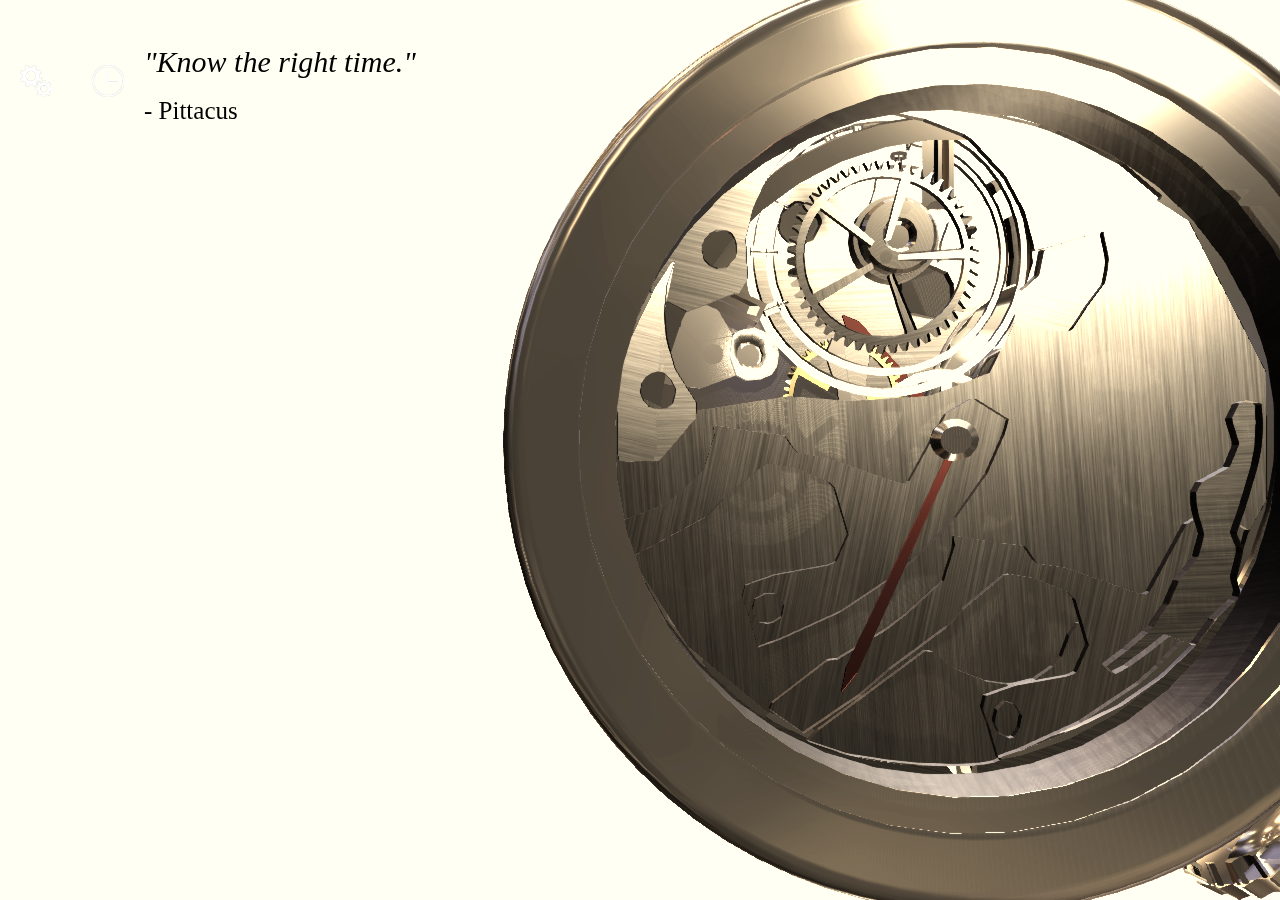
<file: index.html>
<!DOCTYPE html>
<html lang="en">
	<head>
		<title>Clock JS project</title>

		<meta charset="utf-8" />
		<meta
			name="viewport"
			content="width=device-width, user-scalable=no, minimum-scale=1.0, maximum-scale=1.0"/>
			<link rel="stylesheet" href="./src/watch.css">
</head>
		
	<body>
		<link rel="SHORTCUT ICON" href="favicon.ico" type="image/x-icon" />
		<link rel="ICON" href="favicon.ico" type="image/ico" />
		
		<div class="txtQuoteWrapper"></div>	
		<div class="switchFacewBtnWrapper" >
			<img class="switchFaceImg" id="switchFaceBtn1" src="./src/Image/SymbolGearW.png" alt="">
			<img class="switchFaceImg" id="switchFaceBtn2" src="./src/Image/SymbolClockW.png" alt="">

	<div class="txtQuote"><sub></sub></div>
		<div class="txtQuote">"Know the right time."<sub><br>-&nbsp;Pittacus</sub></div>
		<div class="txtQuote">"Time cures all wounds."<sub><br>-&nbsp;Augustine</sub></div>
		<div class="txtQuote">"Don’t trust time."<sub>- Periander</sub></div>
		<div class="txtQuote">"Time is the ancestor of everything."<sub><br>-&nbsp;Pindar </sub></div>
		</div>
</div>	</div>
	
<div id="threecontainer"></div>

		<script src="./src/jsm/jquery-3.6.0.min.js"></script>
		<script type="module" src="./src/Watch.js"></script>
	</body>
</html>
</file>
<file: src/watch.css>
body {
    background-color: rgb(253, 253, 253);
    color: rgb(255, 255, 255);
    margin:0;
    padding:0;
}
#threecontainer {
    background-color: rgb(53, 53, 53);
    width: 100%;
    height: 100%;
    display: block;
    position: relative;
    z-index: 0;


}
.txtQuoteWrapper{
position: relative;
z-index: 10000;
left:0;
width: 35%;
/* margin-left: 4em; */
/* bottom: 15%; */
display: flex;	
background-color: brown;
}
@media screen and (max-width: 600px) {
.txtQuoteWrapper {
width: 80%;
bottom:5%;
}
} 
.txtQuote{
    color: black;
font-size: 30px;
margin: auto;
display: none;
font-family:'Times New Roman', Times, serif;
font-style: italic;
user-select: none;
}

sub{font-style: normal;}

.switchFacewBtnWrapper{
position: absolute;
/* left:2em; */
display: flex;
/* left:15em; */
z-index: 10000;
top:5%
}
@media screen and (max-width: 600px) {
.switchFacewBtnWrapper {
left:1em;
margin: auto;
top:70%;
}
} 
.switchFaceImg{
height: 2em;
width: 2em;
left:0;

padding:20px;
}
@media screen and (max-width: 600px) {
.switchFaceImg {
height: 2em;
width: 2em;	
}
} 
@media screen and (max-height: 500px) {
.switchFaceImg {
height:2em;
width: 2em;	
}
}
</file>
